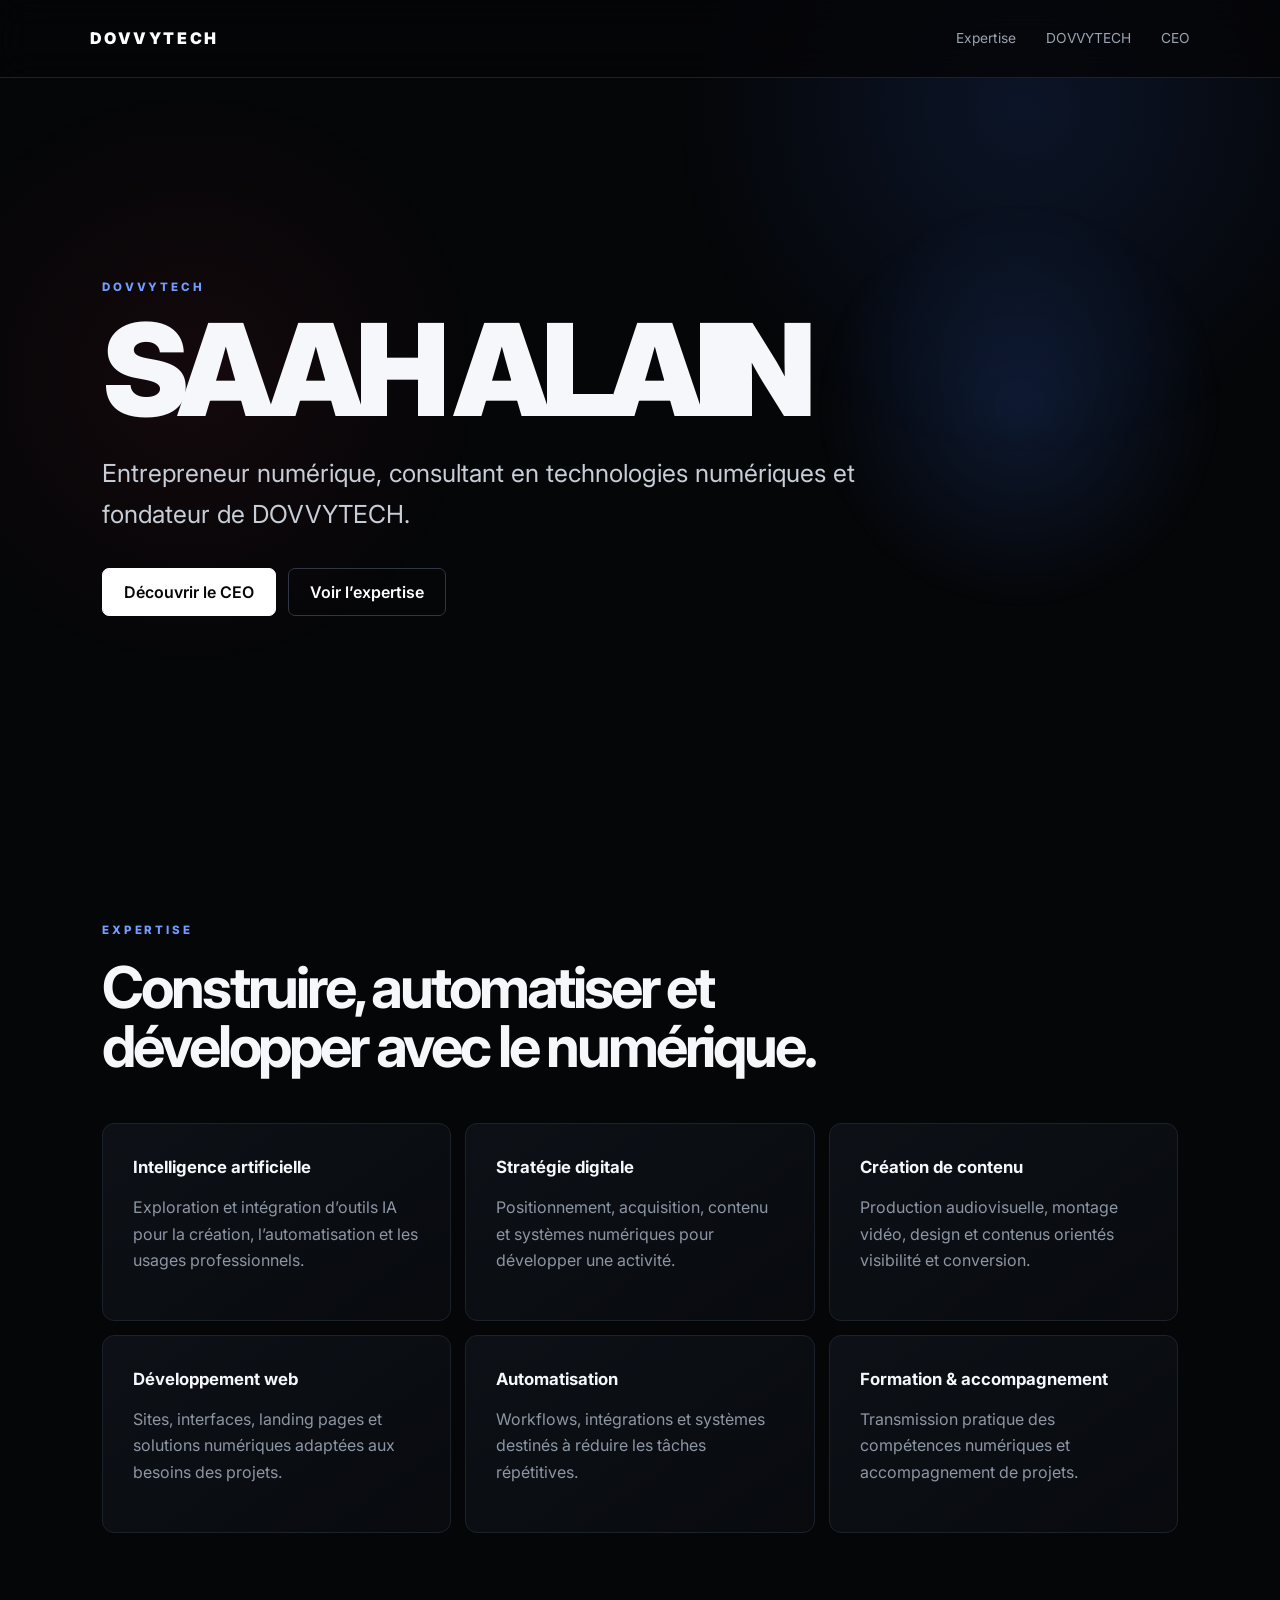
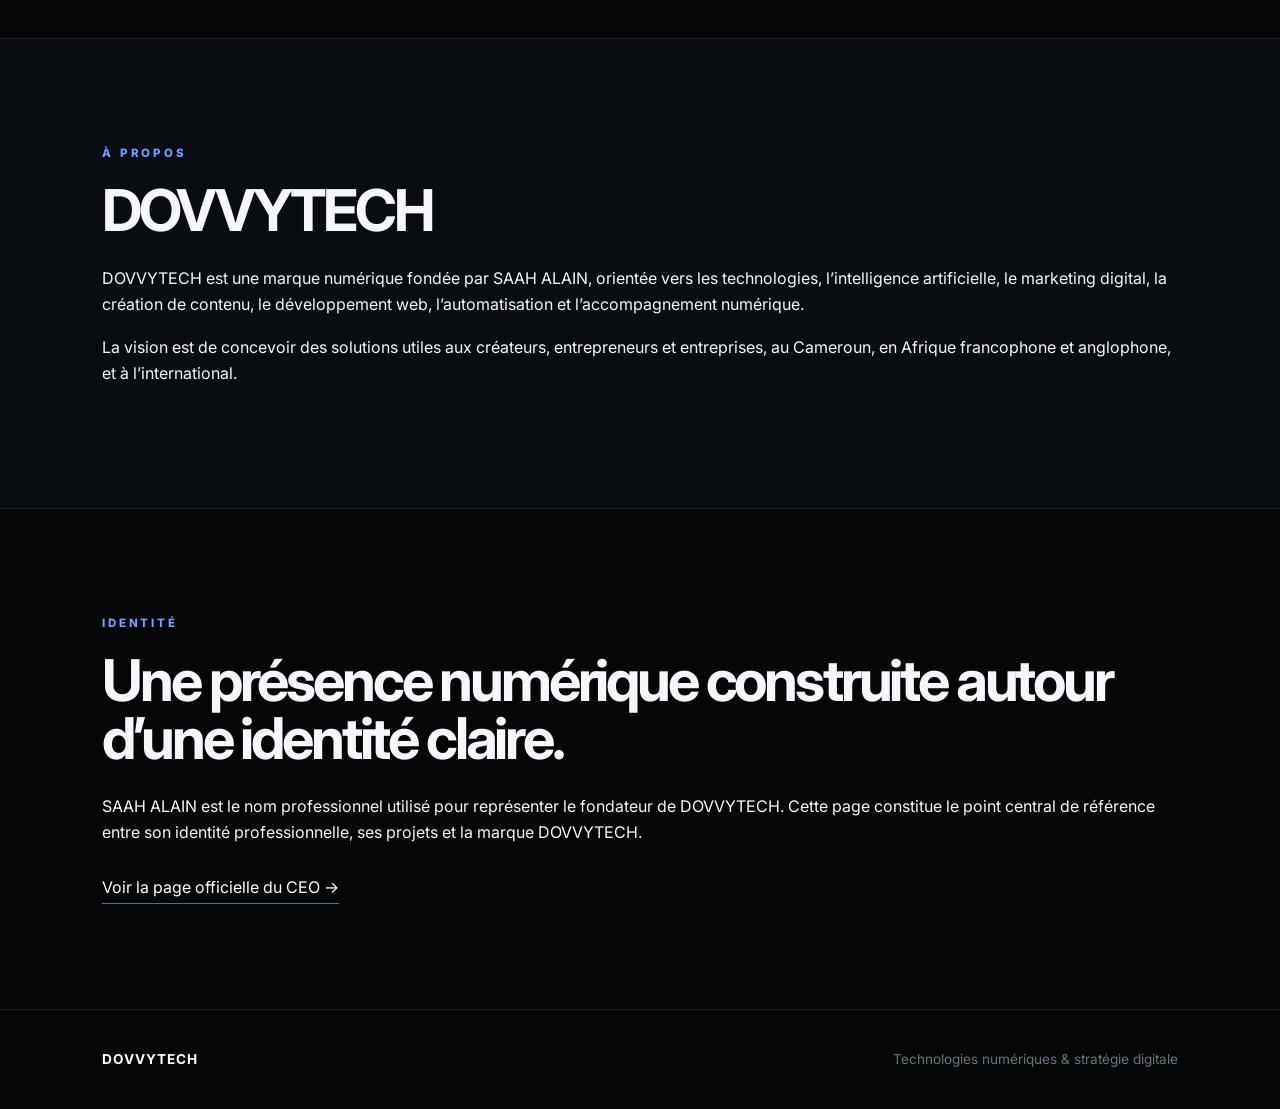
<file: index.html>
<!doctype html>
<html lang="fr">
<head>
  <meta charset="utf-8">
  <meta name="viewport" content="width=device-width, initial-scale=1">
  <meta name="google-site-verification" content="2dWG_1G-lh-6wukYwppE4XQvl55qdE4z-JkwwWpnmnw" />
  <title>SAAH ALAIN | Entrepreneur numérique & Fondateur de DOVVYTECH</title>
  <meta name="description" content="SAAH ALAIN, entrepreneur numérique et fondateur de DOVVYTECH. Technologies numériques, intelligence artificielle, marketing digital, création de contenu, développement web et automatisation.">
  <meta name="robots" content="index,follow,max-image-preview:large">
  <link rel="canonical" href="https://dovvytech-ceo-site-saah-alain.vercel.app/">
  <link rel="stylesheet" href="styles.css">
  <script type="application/ld+json">
  {
    "@context":"https://schema.org",
    "@type":"WebSite",
    "name":"DOVVYTECH",
    "url":"https://dovvytech-ceo-site-saah-alain.vercel.app/",
    "description":"DOVVYTECH — technologies numériques, intelligence artificielle, marketing digital, création de contenu, développement web et automatisation.",
    "publisher":{"@id":"https://dovvytech-ceo-site-saah-alain.vercel.app/#dovvytech"}
  }
  </script>
  <script type="application/ld+json">
  {
    "@context":"https://schema.org",
    "@type":"Organization",
    "@id":"https://dovvytech-ceo-site-saah-alain.vercel.app/#dovvytech",
    "name":"DOVVYTECH",
    "url":"https://dovvytech-ceo-site-saah-alain.vercel.app/",
    "description":"Entreprise et marque numérique fondée par SAAH ALAIN, spécialisée dans les technologies numériques, l'IA, le marketing digital, la création de contenu, le développement web et l'automatisation.",
    "founder":{"@id":"https://dovvytech-ceo-site-saah-alain.vercel.app/ceo.html#saah-alain"}
  }
  </script>
</head>
<body>
<header class="site-header">
  <a class="brand" href="/">DOVVYTECH</a>
  <nav>
    <a href="#expertise">Expertise</a>
    <a href="#dovvytech">DOVVYTECH</a>
    <a href="/ceo.html">CEO</a>
  </nav>
</header>

<main>
  <section class="hero">
    <p class="eyebrow">DOVVYTECH</p>
    <h1>SAAH ALAIN</h1>
    <p class="lead">Entrepreneur numérique, consultant en technologies numériques et fondateur de DOVVYTECH.</p>
    <div class="actions">
      <a class="button primary" href="/ceo.html">Découvrir le CEO</a>
      <a class="button" href="#expertise">Voir l’expertise</a>
    </div>
  </section>

  <section id="expertise" class="section">
    <div class="section-heading">
      <p class="eyebrow">Expertise</p>
      <h2>Construire, automatiser et développer avec le numérique.</h2>
    </div>
    <div class="grid">
      <article><h3>Intelligence artificielle</h3><p>Exploration et intégration d’outils IA pour la création, l’automatisation et les usages professionnels.</p></article>
      <article><h3>Stratégie digitale</h3><p>Positionnement, acquisition, contenu et systèmes numériques pour développer une activité.</p></article>
      <article><h3>Création de contenu</h3><p>Production audiovisuelle, montage vidéo, design et contenus orientés visibilité et conversion.</p></article>
      <article><h3>Développement web</h3><p>Sites, interfaces, landing pages et solutions numériques adaptées aux besoins des projets.</p></article>
      <article><h3>Automatisation</h3><p>Workflows, intégrations et systèmes destinés à réduire les tâches répétitives.</p></article>
      <article><h3>Formation & accompagnement</h3><p>Transmission pratique des compétences numériques et accompagnement de projets.</p></article>
    </div>
  </section>

  <section id="dovvytech" class="section dark">
    <p class="eyebrow">À propos</p>
    <h2>DOVVYTECH</h2>
    <p>DOVVYTECH est une marque numérique fondée par SAAH ALAIN, orientée vers les technologies, l’intelligence artificielle, le marketing digital, la création de contenu, le développement web, l’automatisation et l’accompagnement numérique.</p>
    <p>La vision est de concevoir des solutions utiles aux créateurs, entrepreneurs et entreprises, au Cameroun, en Afrique francophone et anglophone, et à l’international.</p>
  </section>

  <section class="section">
    <p class="eyebrow">Identité</p>
    <h2>Une présence numérique construite autour d’une identité claire.</h2>
    <p>SAAH ALAIN est le nom professionnel utilisé pour représenter le fondateur de DOVVYTECH. Cette page constitue le point central de référence entre son identité professionnelle, ses projets et la marque DOVVYTECH.</p>
    <a class="text-link" href="/ceo.html">Voir la page officielle du CEO →</a>
  </section>
</main>

<footer>
  <strong>DOVVYTECH</strong>
  <span>Technologies numériques & stratégie digitale</span>
</footer>
</body>
</html>
</file>
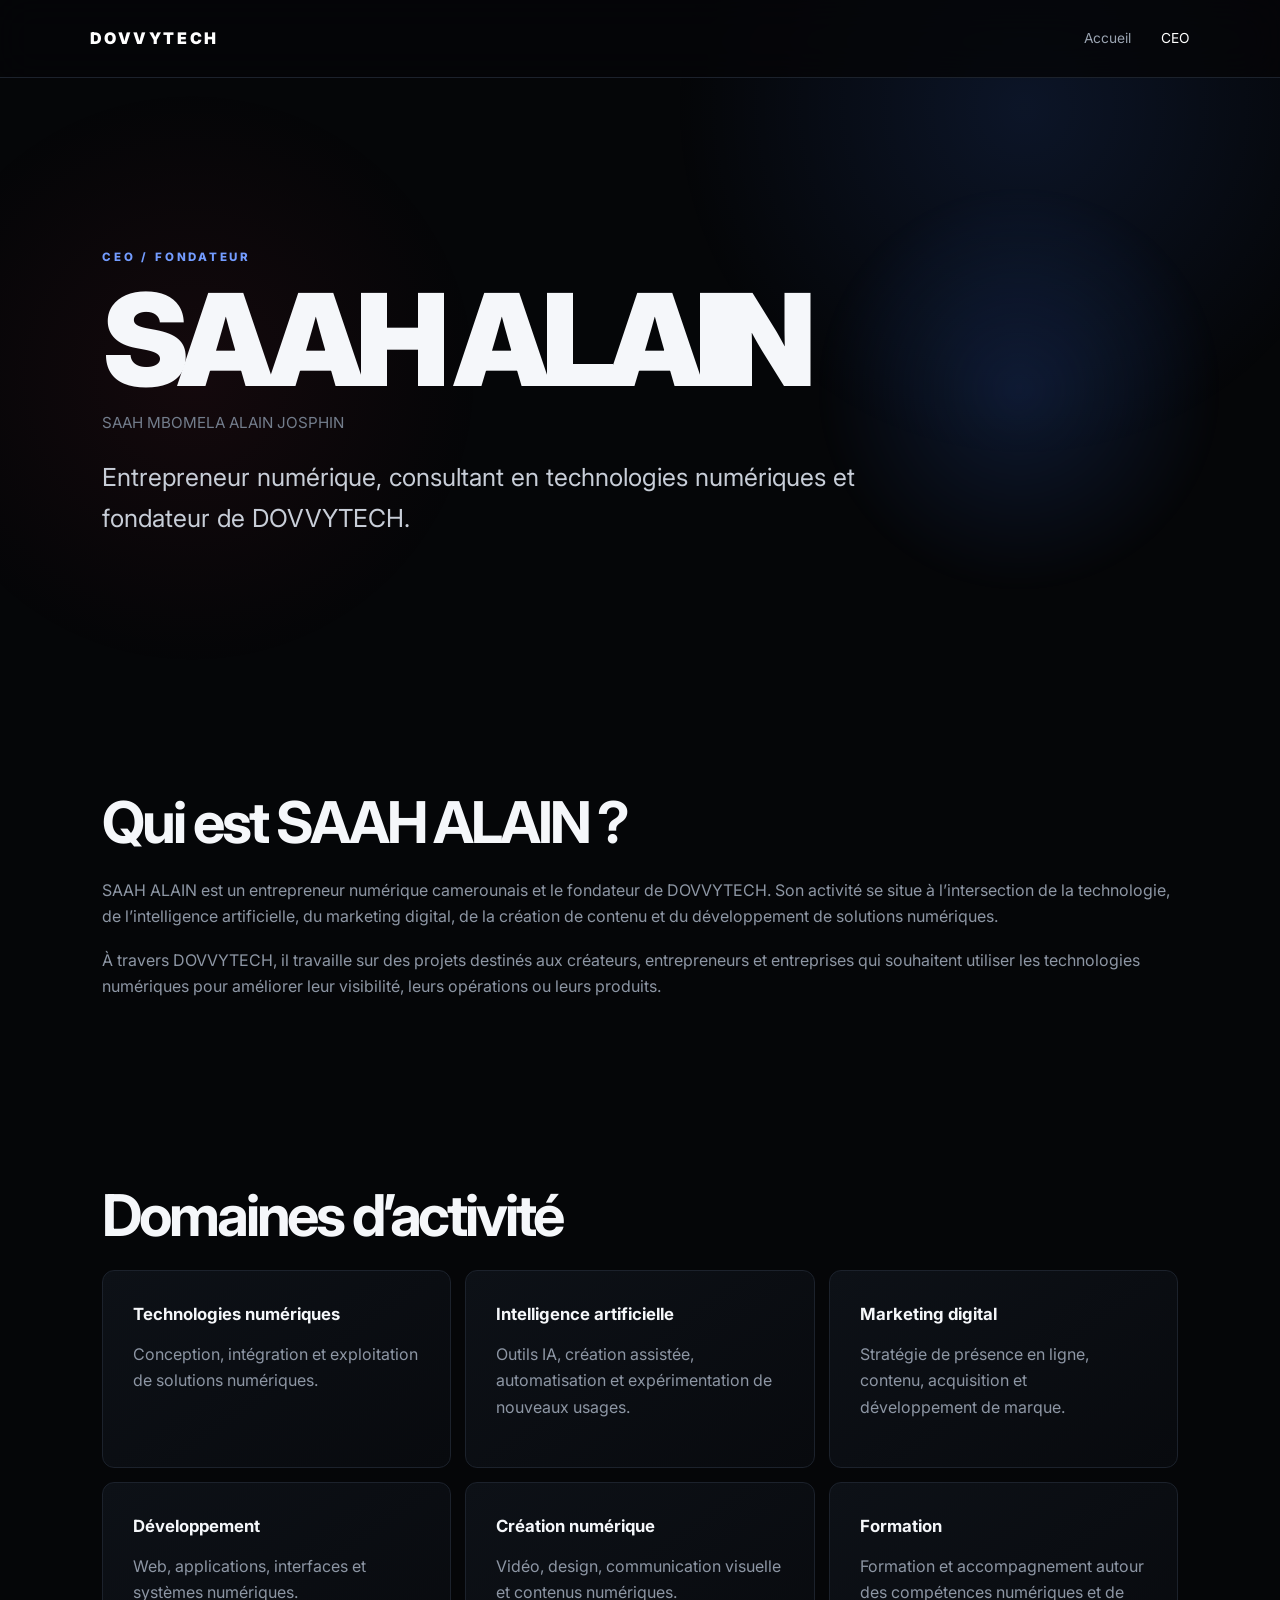
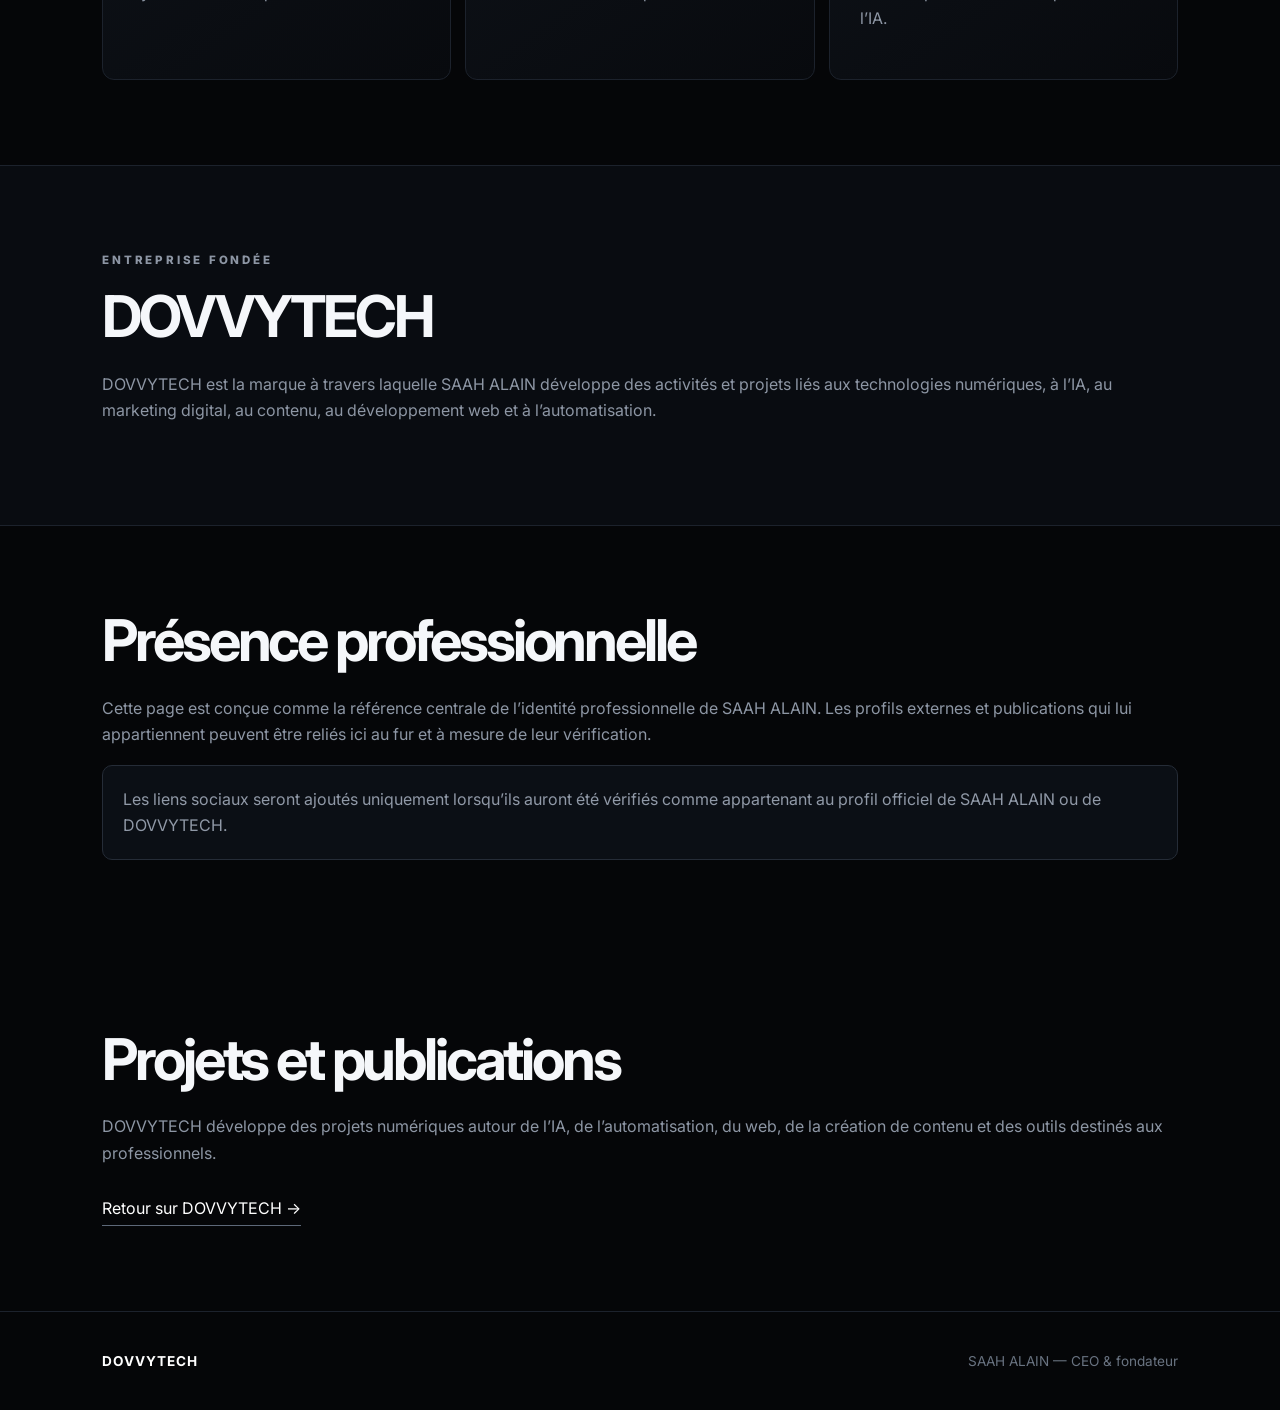
<file: ceo.html>
<!doctype html>
<html lang="fr">
<head>
  <meta charset="utf-8">
  <meta name="viewport" content="width=device-width, initial-scale=1">
  <title>SAAH MBOMELA ALAIN JOSPHIN — SAAH ALAIN | DOVVYTECH</title>
  <meta name="description" content="Profil professionnel de SAAH MBOMELA ALAIN JOSPHIN, connu professionnellement sous le nom de SAAH ALAIN, entrepreneur numérique et fondateur de DOVVYTECH.">
  <meta name="robots" content="index,follow,max-image-preview:large">
  <link rel="canonical" href="https://dovvytech-ceo-site-saah-alain.vercel.app/ceo.html">
  <link rel="stylesheet" href="styles.css">

  <script type="application/ld+json">
  {
    "@context":"https://schema.org",
    "@type":"ProfilePage",
    "@id":"https://dovvytech-ceo-site-saah-alain.vercel.app/ceo.html",
    "name":"SAAH ALAIN — Profil CEO",
    "url":"https://dovvytech-ceo-site-saah-alain.vercel.app/ceo.html",
    "dateModified":"2026-09-30",
    "mainEntity":{
      "@type":"Person",
      "@id":"https://dovvytech-ceo-site-saah-alain.vercel.app/ceo.html#saah-alain",
      "name":"SAAH MBOMELA ALAIN JOSPHIN",
      "alternateName":["SAAH ALAIN"],
      "description":"Entrepreneur numérique, consultant en technologies numériques et fondateur de DOVVYTECH.",
      "jobTitle":"Entrepreneur numérique et fondateur",
      "worksFor":{"@id":"https://dovvytech-ceo-site-saah-alain.vercel.app/#dovvytech"},
      "url":"https://dovvytech-ceo-site-saah-alain.vercel.app/ceo.html"
    }
  }
  </script>
</head>
<body>
<header class="site-header">
  <a class="brand" href="/">DOVVYTECH</a>
  <nav>
    <a href="/">Accueil</a>
    <a class="active" href="/ceo.html">CEO</a>
  </nav>
</header>

<main class="profile">
  <section class="profile-hero">
    <p class="eyebrow">CEO / FONDATEUR</p>
    <h1>SAAH ALAIN</h1>
    <p class="legal-name">SAAH MBOMELA ALAIN JOSPHIN</p>
    <p class="lead">Entrepreneur numérique, consultant en technologies numériques et fondateur de DOVVYTECH.</p>
  </section>

  <section class="profile-section">
    <h2>Qui est SAAH ALAIN ?</h2>
    <p>SAAH ALAIN est un entrepreneur numérique camerounais et le fondateur de DOVVYTECH. Son activité se situe à l’intersection de la technologie, de l’intelligence artificielle, du marketing digital, de la création de contenu et du développement de solutions numériques.</p>
    <p>À travers DOVVYTECH, il travaille sur des projets destinés aux créateurs, entrepreneurs et entreprises qui souhaitent utiliser les technologies numériques pour améliorer leur visibilité, leurs opérations ou leurs produits.</p>
  </section>

  <section class="profile-section">
    <h2>Domaines d’activité</h2>
    <div class="grid">
      <article><h3>Technologies numériques</h3><p>Conception, intégration et exploitation de solutions numériques.</p></article>
      <article><h3>Intelligence artificielle</h3><p>Outils IA, création assistée, automatisation et expérimentation de nouveaux usages.</p></article>
      <article><h3>Marketing digital</h3><p>Stratégie de présence en ligne, contenu, acquisition et développement de marque.</p></article>
      <article><h3>Développement</h3><p>Web, applications, interfaces et systèmes numériques.</p></article>
      <article><h3>Création numérique</h3><p>Vidéo, design, communication visuelle et contenus numériques.</p></article>
      <article><h3>Formation</h3><p>Formation et accompagnement autour des compétences numériques et de l’IA.</p></article>
    </div>
  </section>

  <section class="profile-section dark">
    <p class="eyebrow">Entreprise fondée</p>
    <h2>DOVVYTECH</h2>
    <p>DOVVYTECH est la marque à travers laquelle SAAH ALAIN développe des activités et projets liés aux technologies numériques, à l’IA, au marketing digital, au contenu, au développement web et à l’automatisation.</p>
  </section>

  <section class="profile-section">
    <h2>Présence professionnelle</h2>
    <p>Cette page est conçue comme la référence centrale de l’identité professionnelle de SAAH ALAIN. Les profils externes et publications qui lui appartiennent peuvent être reliés ici au fur et à mesure de leur vérification.</p>
    <div class="notice">Les liens sociaux seront ajoutés uniquement lorsqu’ils auront été vérifiés comme appartenant au profil officiel de SAAH ALAIN ou de DOVVYTECH.</div>
  </section>

  <section class="profile-section">
    <h2>Projets et publications</h2>
    <p>DOVVYTECH développe des projets numériques autour de l’IA, de l’automatisation, du web, de la création de contenu et des outils destinés aux professionnels.</p>
    <a class="text-link" href="/">Retour sur DOVVYTECH →</a>
  </section>
</main>

<footer>
  <strong>DOVVYTECH</strong>
  <span>SAAH ALAIN — CEO & fondateur</span>
</footer>
</body>
</html>
</file>
<file: styles.css>
@import url('https://fonts.googleapis.com/css2?family=Inter:wght@400;500;600;700;800;900&display=swap');

:root{
  --bg:#050608;
  --panel:#0b0e13;
  --panel2:#10141b;
  --line:#1c222c;
  --text:#f5f7fa;
  --muted:#8d96a4;
  --blue:#3d7cff;
  --red:#e33b4f;
}

*{box-sizing:border-box}
html{scroll-behavior:smooth}
body{
  margin:0;
  background:var(--bg);
  color:var(--text);
  font-family:Inter,system-ui,-apple-system,BlinkMacSystemFont,"Segoe UI",sans-serif;
  line-height:1.65;
}
body:before{
  content:"";
  position:fixed;
  inset:0;
  pointer-events:none;
  background:
    radial-gradient(circle at 80% 12%,rgba(61,124,255,.13),transparent 27%),
    radial-gradient(circle at 15% 42%,rgba(227,59,79,.07),transparent 24%);
  z-index:-1;
}

.site-header{
  height:78px;
  display:flex;
  align-items:center;
  justify-content:space-between;
  padding:0 7%;
  border-bottom:1px solid var(--line);
  position:sticky;
  top:0;
  background:rgba(5,6,8,.82);
  backdrop-filter:blur(18px);
  z-index:20;
}
.brand{
  color:#fff;
  text-decoration:none;
  font-size:1rem;
  font-weight:900;
  letter-spacing:.16em;
}
.site-header nav{display:flex;gap:30px}
.site-header nav a{
  color:#9ba4b2;
  text-decoration:none;
  font-size:.86rem;
  transition:.2s;
}
.site-header nav a:hover,.site-header nav .active{color:#fff}

.hero,.profile-hero{
  min-height:82vh;
  max-width:1280px;
  margin:auto;
  padding:9% 8%;
  display:flex;
  flex-direction:column;
  justify-content:center;
  position:relative;
}
.hero:after,.profile-hero:after{
  content:"";
  position:absolute;
  width:420px;
  height:420px;
  right:4%;
  top:16%;
  border-radius:50%;
  background:radial-gradient(circle,rgba(61,124,255,.16),rgba(61,124,255,0) 68%);
  filter:blur(5px);
  z-index:-1;
}
.eyebrow{
  color:#739cff;
  font-size:.72rem;
  font-weight:800;
  letter-spacing:.24em;
  text-transform:uppercase;
  margin:0 0 18px;
}
.hero h1,.profile-hero h1{
  font-size:clamp(4.4rem,10vw,9rem);
  line-height:.86;
  letter-spacing:-.075em;
  margin:0 0 28px;
  font-weight:900;
}
.lead{
  color:#c8ced8;
  font-size:clamp(1.15rem,2.1vw,1.55rem);
  max-width:780px;
  margin:0;
}
.actions{display:flex;gap:12px;margin-top:34px;flex-wrap:wrap}
.button{
  display:inline-flex;
  align-items:center;
  justify-content:center;
  min-height:48px;
  padding:0 21px;
  border:1px solid #303744;
  border-radius:7px;
  color:#fff;
  text-decoration:none;
  font-weight:600;
  transition:.2s;
}
.button:hover{transform:translateY(-2px);border-color:#596577}
.button.primary{
  background:#fff;
  color:#050608;
  border-color:#fff;
}

.section,.profile-section{
  max-width:1280px;
  margin:auto;
  padding:105px 8%;
}
.section-heading{max-width:850px;margin-bottom:48px}
.section h2,.profile-section h2{
  font-size:clamp(2.3rem,4.5vw,4.2rem);
  line-height:1.02;
  letter-spacing:-.055em;
  margin:0 0 25px;
}
.grid{
  display:grid;
  grid-template-columns:repeat(3,1fr);
  gap:14px;
}
.grid article{
  background:linear-gradient(145deg,#0d1117,#080a0e);
  border:1px solid var(--line);
  border-radius:12px;
  padding:30px;
  min-height:190px;
  transition:.25s;
}
.grid article:hover{
  transform:translateY(-4px);
  border-color:#344054;
  box-shadow:0 15px 45px rgba(0,0,0,.28);
}
.grid h3{font-size:1.05rem;margin:0 0 12px}
.grid p,.profile-section p{color:var(--muted);margin:0 0 17px}

.dark{
  max-width:none;
  background:#090c11;
  border-top:1px solid var(--line);
  border-bottom:1px solid var(--line);
}

.text-link{
  display:inline-block;
  color:#fff;
  text-decoration:none;
  margin-top:12px;
  border-bottom:1px solid #5d6878;
  padding-bottom:3px;
}
.legal-name{
  color:#737d8c;
  font-size:.95rem;
  margin:-13px 0 22px;
}
.notice{
  border:1px solid #252c37;
  background:#0b0f15;
  padding:20px;
  border-radius:10px;
  color:#9099a7;
}
.profile-hero{min-height:70vh}
.profile-section{padding-top:85px;padding-bottom:85px}

footer{
  padding:38px 8%;
  display:flex;
  justify-content:space-between;
  gap:20px;
  border-top:1px solid var(--line);
  color:#697381;
  font-size:.85rem;
}
footer strong{color:#fff;letter-spacing:.08em}

@media(max-width:850px){
  .site-header{padding:0 5%}
  .site-header nav{gap:15px}
  .grid{grid-template-columns:1fr}
  .hero,.profile-hero,.section,.profile-section{padding-left:6%;padding-right:6%}
  .hero h1,.profile-hero h1{font-size:17vw}
  footer{flex-direction:column}
}
</file>
